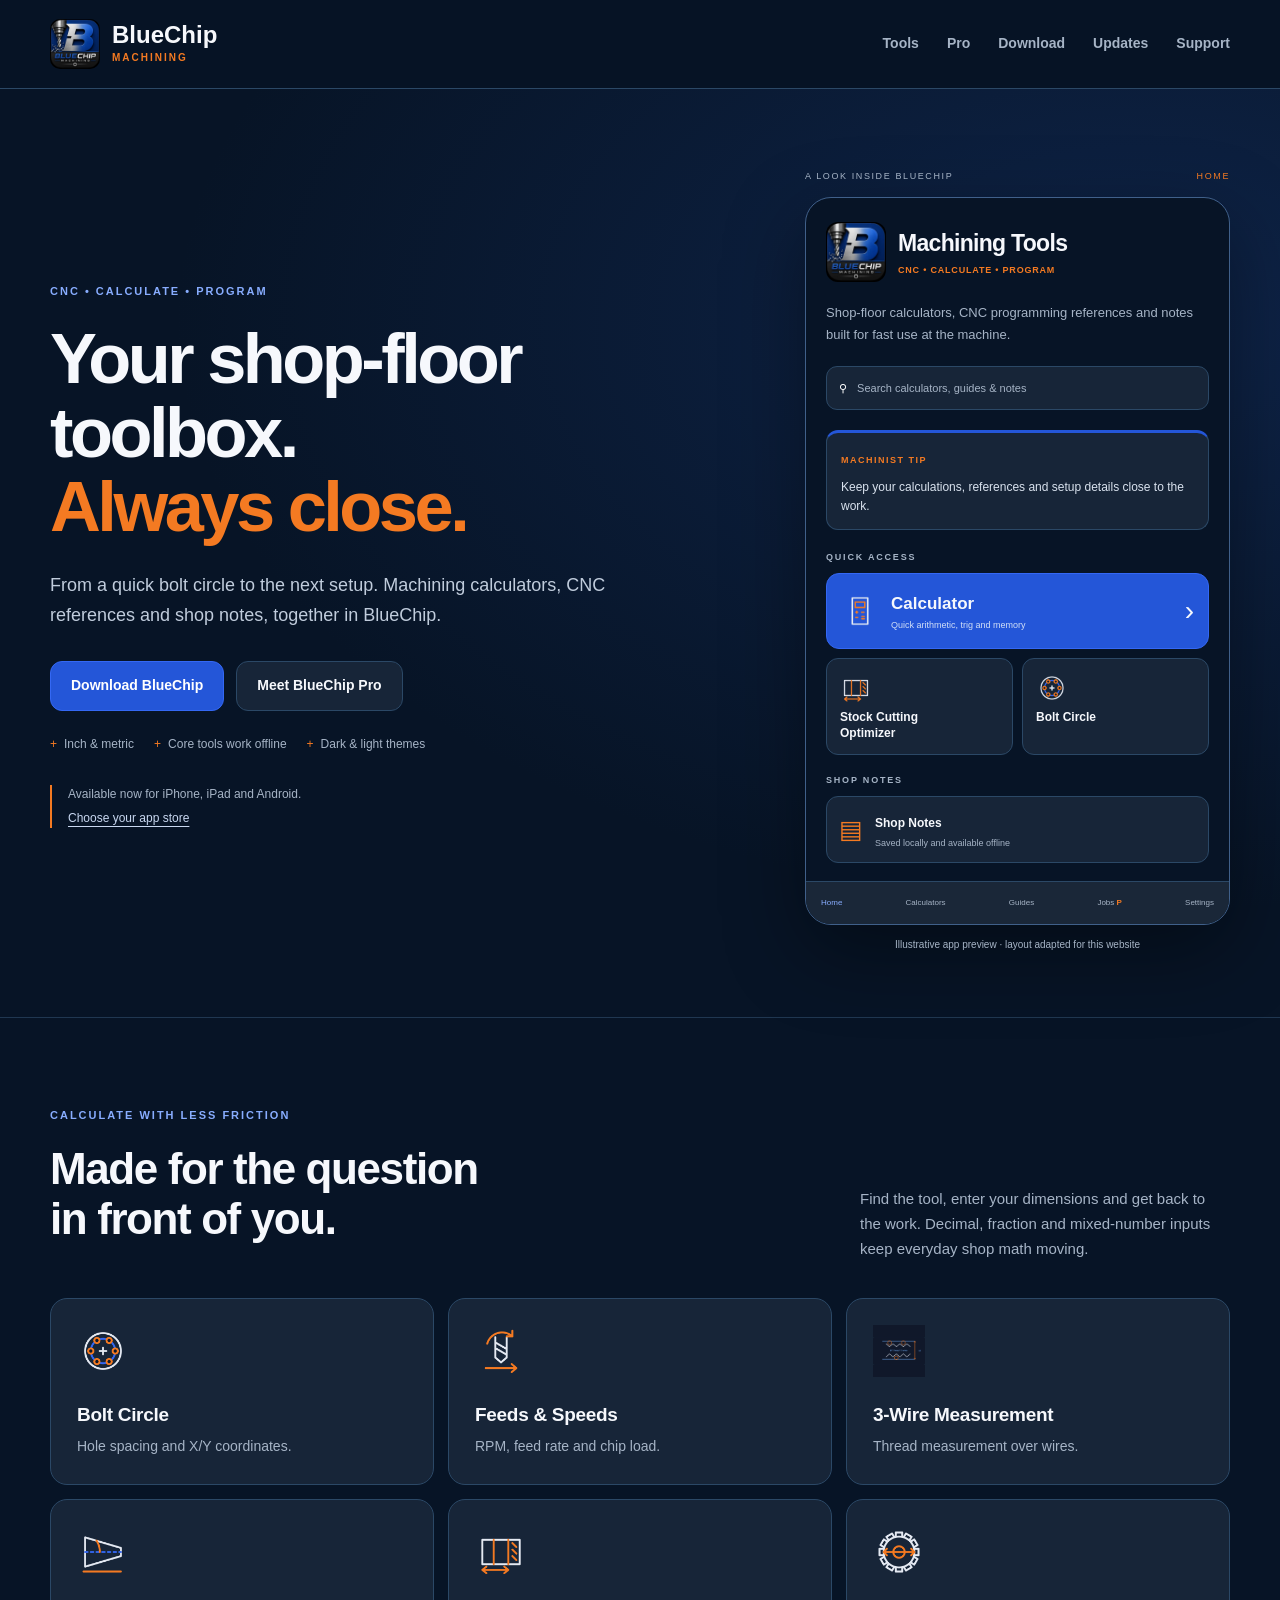
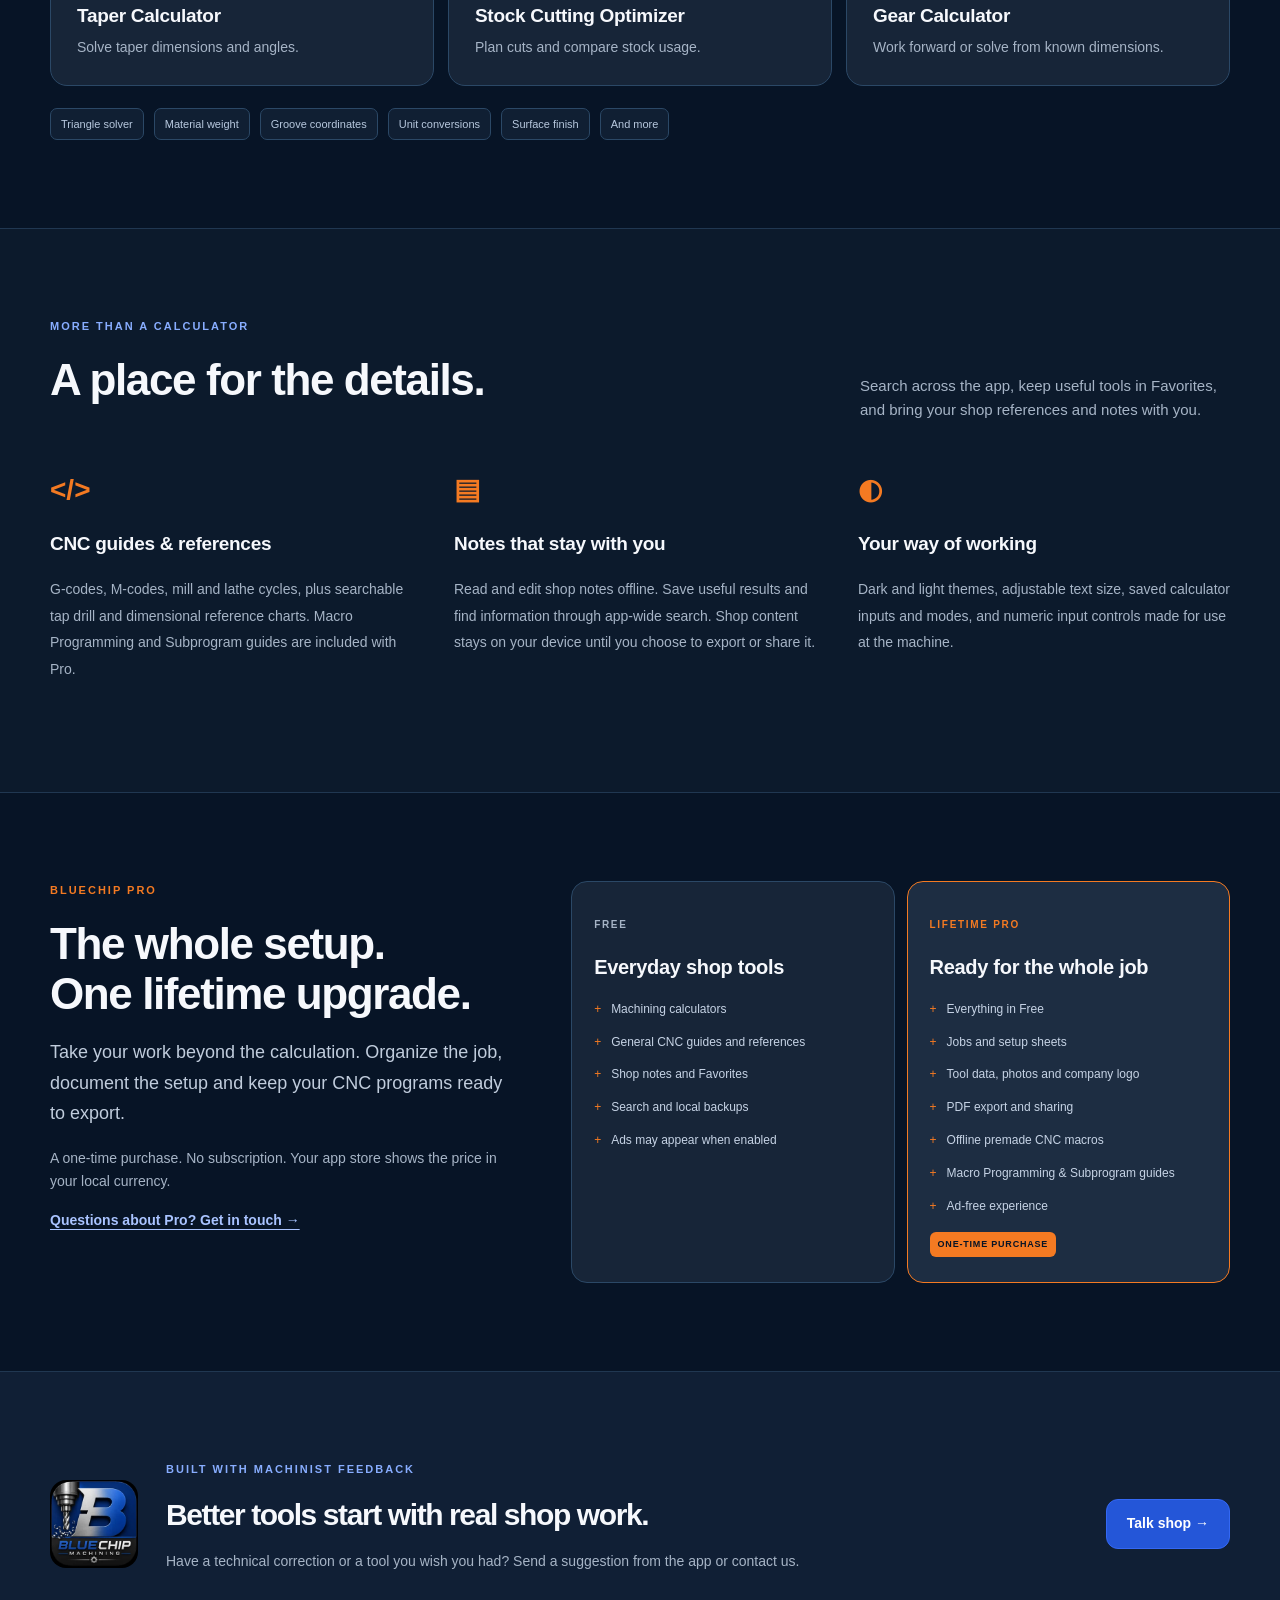
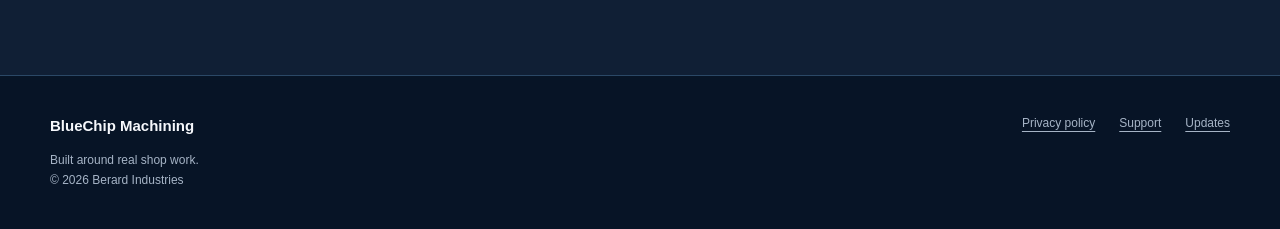
<file: index.html>
<!doctype html><html lang="en"><head><meta charset="utf-8"><meta name="viewport" content="width=device-width,initial-scale=1"><meta name="theme-color" content="#071426"><meta name="description" content="Machining calculators, CNC references, offline shop notes and lifetime Pro job/setup tools. Built for fast use at the machine."><meta property="og:title" content="Tools for the shop floor | BlueChip Machining"><meta property="og:description" content="Machining calculators, CNC references, offline shop notes and lifetime Pro job/setup tools. Built for fast use at the machine."><meta property="og:image" content="assets/bluechip-current.webp"><title>Tools for the shop floor | BlueChip Machining</title><link rel="icon" href="assets/bluechip-icon.webp"><link rel="stylesheet" href="style.css"></head><body><a class="skip" href="#main">Skip to content</a><nav class="nav" aria-label="Main navigation"><div class="container nav-inner"><a class="brand" href="index.html"><img src="assets/bluechip-current.webp" alt=""><span><strong>BlueChip</strong><small>MACHINING</small></span></a><div class="nav-links"><a href="index.html#tools">Tools</a><a href="index.html#pro">Pro</a><a href="download.html">Download</a><a href="releases.html">Updates</a><a href="support.html">Support</a></div></div></nav>
<main id="main"><header class="hero"><div class="container hero-grid"><div class="hero-copy"><p class="eyebrow">CNC &bull; CALCULATE &bull; PROGRAM</p><h1>Your shop-floor<br>toolbox.<br><span>Always close.</span></h1><p class="lead">From a quick bolt circle to the next setup. Machining calculators, CNC references and shop notes, together in BlueChip.</p><div class="hero-actions"><a class="btn btn-primary" href="download.html">Download BlueChip</a><a class="btn btn-secondary" href="#pro">Meet BlueChip Pro</a></div><div class="hero-meta"><span>Inch &amp; metric</span><span>Core tools work offline</span><span>Dark &amp; light themes</span></div><p class="availability">Available now for iPhone, iPad and Android.<br><a href="download.html">Choose your app store</a></p></div>
<div class="preview-wrap"><div class="preview-label">A LOOK INSIDE BLUECHIP <span>HOME</span></div><div class="phone" aria-label="Illustrative preview of the current BlueChip home layout"><div class="phone-brand"><img src="assets/bluechip-current.webp" alt=""><div><strong>Machining Tools</strong><small>CNC &bull; CALCULATE &bull; PROGRAM</small></div></div><p class="phone-intro">Shop-floor calculators, CNC programming references and notes built for fast use at the machine.</p><div class="mock-search"><span aria-hidden="true">&#9906;</span> Search calculators, guides &amp; notes</div><div class="tip"><small>MACHINIST TIP</small><p>Keep your calculations, references and setup details close to the work.</p></div><p class="mock-label">QUICK ACCESS</p><div class="mock-primary"><img src="assets/calculator.png" alt=""><div><strong>Calculator</strong><small>Quick arithmetic, trig and memory</small></div><span aria-hidden="true">&rsaquo;</span></div><div class="mock-grid"><div><img src="assets/stock-cut.png" alt=""><strong>Stock Cutting<br>Optimizer</strong></div><div><img src="assets/bolt-circle.png" alt=""><strong>Bolt Circle</strong></div></div><p class="mock-label">SHOP NOTES</p><div class="mock-note"><span aria-hidden="true">&#9636;</span><div><strong>Shop Notes</strong><small>Saved locally and available offline</small></div></div><div class="mock-nav"><span class="selected">Home</span><span>Calculators</span><span>Guides</span><span>Jobs <b>P</b></span><span>Settings</span></div></div><p class="preview-caption">Illustrative app preview &middot; layout adapted for this website</p></div></div></header>
<section id="tools" class="section"><div class="container"><div class="section-heading"><div><p class="eyebrow">CALCULATE WITH LESS FRICTION</p><h2>Made for the question<br>in front of you.</h2></div><p>Find the tool, enter your dimensions and get back to the work. Decimal, fraction and mixed-number inputs keep everyday shop math moving.</p></div><div class="tool-grid"><article class="tool-card"><img src="assets/bolt-circle.png" width="52" height="52" alt=""><h3>Bolt Circle</h3><p>Hole spacing and X/Y coordinates.</p></article><article class="tool-card"><img src="assets/feeds-speeds.png" width="52" height="52" alt=""><h3>Feeds & Speeds</h3><p>RPM, feed rate and chip load.</p></article><article class="tool-card"><img src="assets/three-wire.png" width="52" height="52" alt=""><h3>3-Wire Measurement</h3><p>Thread measurement over wires.</p></article><article class="tool-card"><img src="assets/taper.png" width="52" height="52" alt=""><h3>Taper Calculator</h3><p>Solve taper dimensions and angles.</p></article><article class="tool-card"><img src="assets/stock-cut.png" width="52" height="52" alt=""><h3>Stock Cutting Optimizer</h3><p>Plan cuts and compare stock usage.</p></article><article class="tool-card"><img src="assets/gear.png" width="52" height="52" alt=""><h3>Gear Calculator</h3><p>Work forward or solve from known dimensions.</p></article></div><div class="tool-strip"><span>Triangle solver</span><span>Material weight</span><span>Groove coordinates</span><span>Unit conversions</span><span>Surface finish</span><span>And more</span></div></div></section>
<section class="section tinted"><div class="container"><div class="section-heading"><div><p class="eyebrow">MORE THAN A CALCULATOR</p><h2>A place for the details.</h2></div><p>Search across the app, keep useful tools in Favorites, and bring your shop references and notes with you.</p></div><div class="detail-grid"><article class="detail"><span class="detail-symbol" aria-hidden="true">&lt;/&gt;</span><h3>CNC guides &amp; references</h3><p>G-codes, M-codes, mill and lathe cycles, plus searchable tap drill and dimensional reference charts. Macro Programming and Subprogram guides are included with Pro.</p></article><article class="detail"><span class="detail-symbol" aria-hidden="true">&#9636;</span><h3>Notes that stay with you</h3><p>Read and edit shop notes offline. Save useful results and find information through app-wide search. Shop content stays on your device until you choose to export or share it.</p></article><article class="detail"><span class="detail-symbol" aria-hidden="true">&#9680;</span><h3>Your way of working</h3><p>Dark and light themes, adjustable text size, saved calculator inputs and modes, and numeric input controls made for use at the machine.</p></article></div></div></section>
<section id="pro" class="section"><div class="container pro-layout"><div><p class="eyebrow orange">BLUECHIP PRO</p><h2>The whole setup.<br>One lifetime upgrade.</h2><p class="lead">Take your work beyond the calculation. Organize the job, document the setup and keep your CNC programs ready to export.</p><p class="muted">A one-time purchase. No subscription. Your app store shows the price in your local currency.</p><a class="text-link" href="support.html">Questions about Pro? Get in touch &rarr;</a></div><div class="plan-grid"><article class="plan"><p class="plan-name">FREE</p><h3>Everyday shop tools</h3><ul><li>Machining calculators</li><li>General CNC guides and references</li><li>Shop notes and Favorites</li><li>Search and local backups</li><li>Ads may appear when enabled</li></ul></article><article class="plan pro-plan"><p class="plan-name">LIFETIME PRO</p><h3>Ready for the whole job</h3><ul><li>Everything in Free</li><li>Jobs and setup sheets</li><li>Tool data, photos and company logo</li><li>PDF export and sharing</li><li>Offline premade CNC macros</li><li>Macro Programming &amp; Subprogram guides</li><li>Ad-free experience</li></ul><span class="badge">ONE-TIME PURCHASE</span></article></div></div></section>
<section class="section closing"><div class="container closing-inner"><img src="assets/bluechip-current.webp" alt="" width="88" height="88"><div><p class="eyebrow">BUILT WITH MACHINIST FEEDBACK</p><h2>Better tools start with real shop work.</h2><p>Have a technical correction or a tool you wish you had? Send a suggestion from the app or contact us.</p></div><a class="btn btn-primary" href="support.html">Talk shop &rarr;</a></div></section></main><footer class="footer"><div class="container footer-inner"><div><strong>BlueChip Machining</strong><p>Built around real shop work.<br>&copy; 2026 Berard Industries</p></div><div class="footer-links"><a href="privacy.html">Privacy policy</a><a href="support.html">Support</a><a href="releases.html">Updates</a></div></div></footer></body></html>
</file>
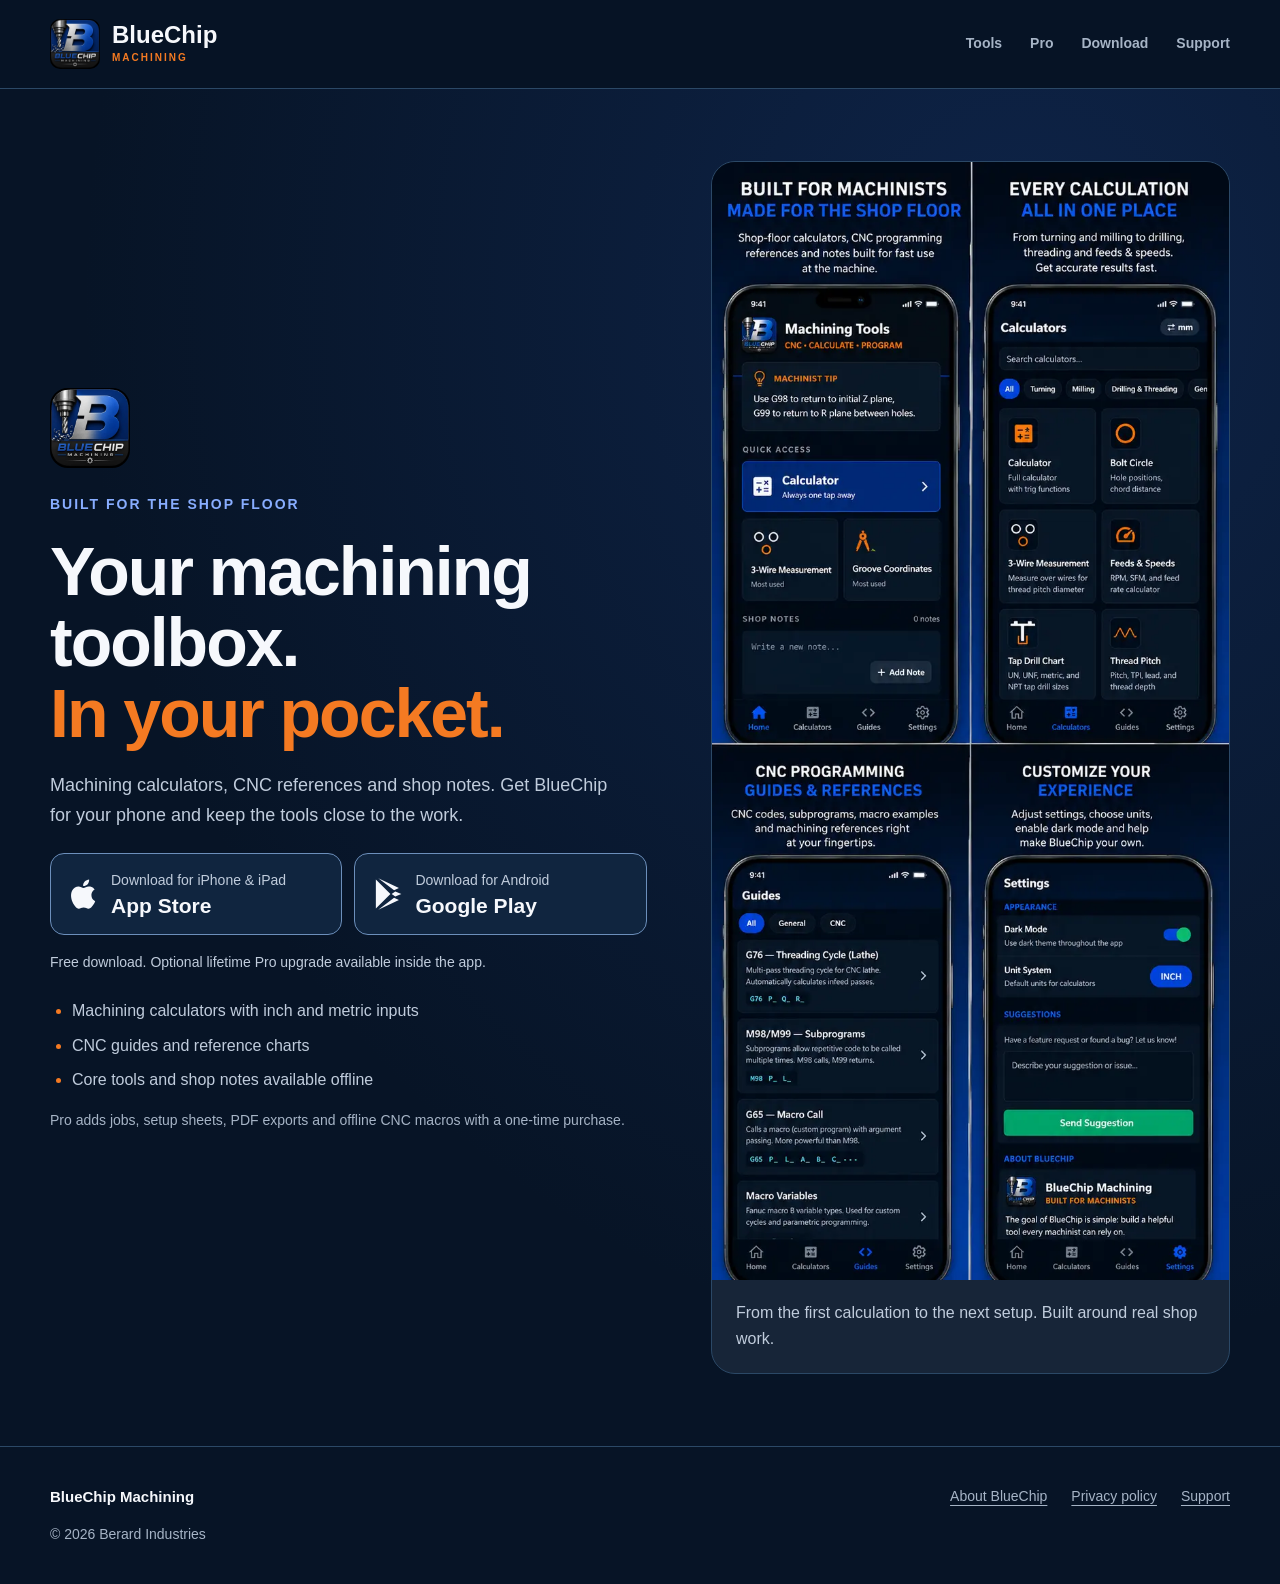
<file: download.html>
<!doctype html>
<html lang="en">
<head>
  <meta charset="utf-8">
  <meta name="viewport" content="width=device-width, initial-scale=1">
  <meta name="theme-color" content="#071426">
  <title>Download BlueChip Machining for iPhone and Android</title>
  <meta name="description" content="Get BlueChip Machining on the App Store or Google Play. Machining calculators, CNC references and shop notes in your pocket. Free download with an optional lifetime Pro upgrade.">
  <link rel="canonical" href="https://jarredeberard-png.github.io/bluechip-machining/download.html">
  <meta property="og:type" content="website">
  <meta property="og:title" content="Download BlueChip Machining">
  <meta property="og:description" content="Your shop-floor toolbox. Download for iPhone, iPad or Android.">
  <meta property="og:url" content="https://jarredeberard-png.github.io/bluechip-machining/download.html">
  <meta property="og:image" content="https://jarredeberard-png.github.io/bluechip-machining/assets/bluechip-banner.webp">
  <link rel="icon" href="assets/bluechip-icon.webp">
  <link rel="stylesheet" href="style.css">
  <style>
    .download-page { min-height: 100vh; display: flex; flex-direction: column; }
    .download-main { flex: 1; padding: clamp(28px, 6vw, 72px) 0; background: radial-gradient(ellipse at 80% 15%, #15336a80, transparent 65%); }
    .download-layout { display: grid; grid-template-columns: 1.15fr 1fr; gap: 64px; align-items: center; }
    .download-icon { width: 80px; height: 80px; border-radius: 18px; }
    .download-main h1 { font-size: clamp(38px, 5.5vw, 68px); letter-spacing: -2px; margin: 20px 0; }
    .download-main .eyebrow { font-size: 14px; margin: 16px 0 0; }
    .download-main .lead { margin: 0 0 22px; }
    .store-links { display: grid; grid-template-columns: repeat(2, minmax(0, 1fr)); gap: 12px; }
    .store-link { display: flex; gap: 12px; align-items: center; min-height: 82px; border: 1px solid #6c8fbb; border-radius: 14px; padding: 14px 18px; background: #10253f; text-decoration: none; }
    .store-link:hover { background: #1a3658; border-color: var(--orange); }
    .store-link svg { width: 30px; height: 34px; flex-shrink: 0; fill: currentColor; }
    .store-link small { display: block; font-size: 14px; color: #c0ccdc; }
    .store-link strong { display: block; font-size: 21px; line-height: 1.3; }
    .download-note { font-size: 14px; color: #c0ccdc; margin: 16px 0 24px; }
    .download-features { display: grid; gap: 8px; padding-left: 22px; color: #c0ccdc; }
    .download-features li::marker { color: var(--orange); }
    .download-art { border: 1px solid var(--line); border-radius: 24px; overflow: hidden; background: var(--panel); }
    .download-art img { display: block; width: 100%; height: auto; }
    .download-art figcaption { padding: 20px 24px; color: #c0ccdc; font-size: 16px; }
    .download-art { margin: 0; }
    .download-page .nav-links a, .download-page .footer { font-size: 14px; }
    @media (max-width: 850px) { .download-layout { grid-template-columns: minmax(0, 1fr); gap: 32px; } .download-art { max-width: 560px; } }
    @media (max-width: 420px) { .store-links { grid-template-columns: minmax(0, 1fr); } .store-link { min-height: 72px; } .download-icon { width: 64px; height: 64px; } }
  </style>
</head>
<body class="download-page">
  <a class="skip" href="#main">Skip to content</a>
  <nav class="nav" aria-label="Main navigation"><div class="container nav-inner">
    <a class="brand" href="index.html"><img src="assets/bluechip-current.webp" alt=""><span><strong>BlueChip</strong><small>MACHINING</small></span></a>
    <div class="nav-links"><a href="index.html#tools">Tools</a><a href="index.html#pro">Pro</a><a href="download.html" aria-current="page">Download</a><a href="support.html">Support</a></div>
  </div></nav>
  <main id="main" class="download-main"><div class="container download-layout">
    <div>
      <img class="download-icon" src="assets/bluechip-current.webp" alt="BlueChip Machining" width="80" height="80">
      <p class="eyebrow">BUILT FOR THE SHOP FLOOR</p>
      <h1>Your machining toolbox.<br><span>In your pocket.</span></h1>
      <p class="lead">Machining calculators, CNC references and shop notes. Get BlueChip for your phone and keep the tools close to the work.</p>
      <div class="store-links" aria-label="Download BlueChip">
        <a class="store-link" href="https://apps.apple.com/app/id6801890610" aria-label="Download BlueChip Machining on the App Store for iPhone and iPad">
          <svg viewBox="0 0 24 28" aria-hidden="true"><path d="M18.1 14.9c0-3.1 2.5-4.6 2.6-4.7-1.4-2.1-3.6-2.3-4.4-2.3-1.9-.2-3.7 1.1-4.7 1.1-1 0-2.5-1.1-4.1-1.1-2.1 0-4 1.2-5.1 3-2.2 3.7-.6 9.2 1.5 12.2 1 1.5 2.2 3.1 3.8 3 1.5-.1 2.1-1 4-1s2.4 1 4.1 1c1.7 0 2.7-1.5 3.7-3 .9-1.2 1.5-2.6 1.7-3.2-.1 0-3.1-1.2-3.1-5zM15 5.9c.8-1 1.4-2.4 1.2-3.9-1.2.1-2.7.8-3.6 1.8-.8.9-1.5 2.3-1.3 3.7 1.4.1 2.8-.7 3.7-1.6z"/></svg>
          <span><small>Download for iPhone &amp; iPad</small><strong>App Store</strong></span>
        </a>
        <a class="store-link" href="https://play.google.com/store/apps/details?id=com.berard.bluechip" aria-label="Get BlueChip on Google Play for Android">
          <svg viewBox="0 0 24 28" aria-hidden="true"><path d="M2 2v24l12-12L2 2zm2-1 13 10 4-2L4 1zm13 16L4 27l17-8-4-2zm1-5-3 2 3 2 5-2-5-2z"/></svg>
          <span><small>Download for Android</small><strong>Google Play</strong></span>
        </a>
      </div>
      <p class="download-note">Free download. Optional lifetime Pro upgrade available inside the app.</p>
      <ul class="download-features"><li>Machining calculators with inch and metric inputs</li><li>CNC guides and reference charts</li><li>Core tools and shop notes available offline</li></ul>
      <p class="muted">Pro adds jobs, setup sheets, PDF exports and offline CNC macros with a one-time purchase.</p>
    </div>
    <figure class="download-art"><img src="assets/app-showcase.webp" alt="BlueChip machining tools and app screens" loading="lazy"><figcaption>From the first calculation to the next setup. Built around real shop work.</figcaption></figure>
  </div></main>
  <footer class="footer"><div class="container footer-inner"><div><strong>BlueChip Machining</strong><p>&copy; 2026 Berard Industries</p></div><div class="footer-links"><a href="index.html">About BlueChip</a><a href="privacy.html">Privacy policy</a><a href="support.html">Support</a></div></div></footer>
</body>
</html>
</file>
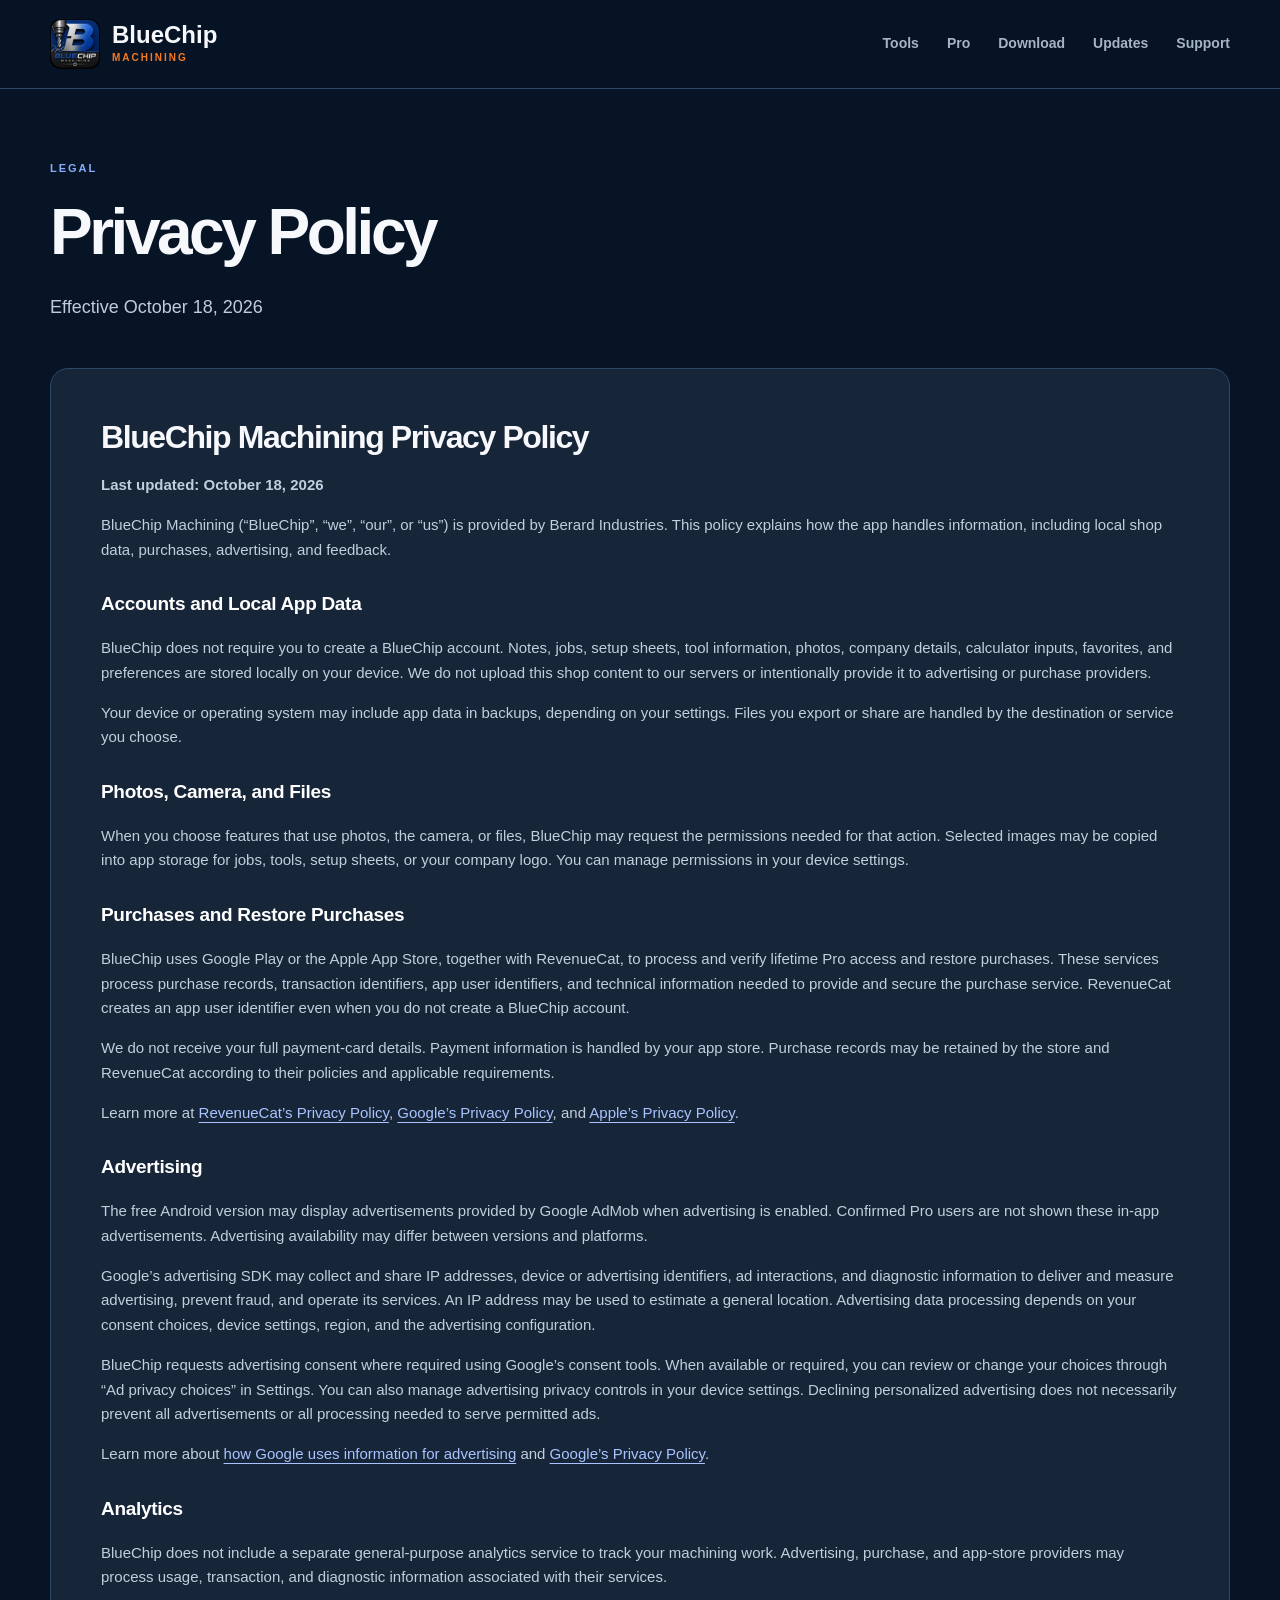
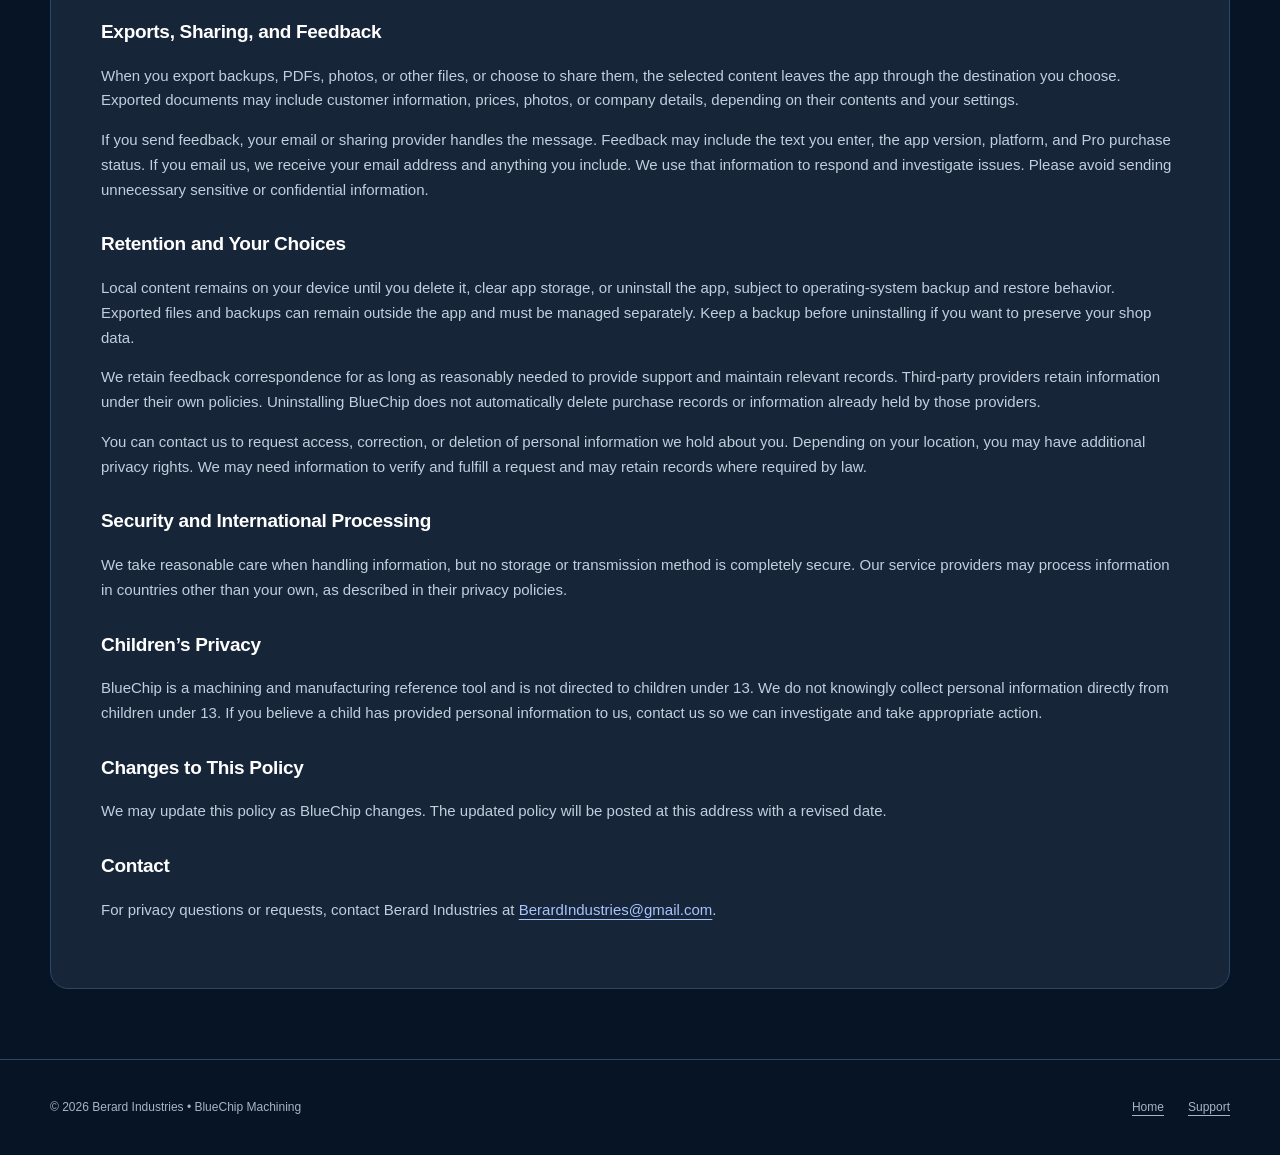
<file: privacy.html>
<!doctype html>
<html lang="en"><head><meta charset="utf-8"><meta name="viewport" content="width=device-width,initial-scale=1"><meta name="theme-color" content="#050a12"><title>Privacy Policy | BlueChip Machining</title><link rel="icon" href="assets/bluechip-icon.webp"><link rel="stylesheet" href="style.css"></head>
<body>
<nav class="nav" aria-label="Main navigation"><div class="container nav-inner"><a class="brand" href="index.html"><img src="assets/bluechip-current.webp" alt=""><span><strong>BlueChip</strong><small>MACHINING</small></span></a><div class="nav-links"><a href="index.html#tools">Tools</a><a href="index.html#pro">Pro</a><a href="download.html">Download</a><a href="releases.html">Updates</a><a href="support.html">Support</a></div></div></nav>
<header class="page-header"><div class="container"><div class="eyebrow">LEGAL</div><h1>Privacy Policy</h1><p class="lead">Effective October 18, 2026</p></div></header>
<main id="main" class="container"><article class="paper">
<h2>BlueChip Machining Privacy Policy</h2>
<p><strong>Last updated: October 18, 2026</strong></p>
<p>BlueChip Machining (“BlueChip”, “we”, “our”, or “us”) is provided by Berard Industries. This policy explains how the app handles information, including local shop data, purchases, advertising, and feedback.</p>

<h3>Accounts and Local App Data</h3>
<p>BlueChip does not require you to create a BlueChip account. Notes, jobs, setup sheets, tool information, photos, company details, calculator inputs, favorites, and preferences are stored locally on your device. We do not upload this shop content to our servers or intentionally provide it to advertising or purchase providers.</p>
<p>Your device or operating system may include app data in backups, depending on your settings. Files you export or share are handled by the destination or service you choose.</p>

<h3>Photos, Camera, and Files</h3>
<p>When you choose features that use photos, the camera, or files, BlueChip may request the permissions needed for that action. Selected images may be copied into app storage for jobs, tools, setup sheets, or your company logo. You can manage permissions in your device settings.</p>

<h3>Purchases and Restore Purchases</h3>
<p>BlueChip uses Google Play or the Apple App Store, together with RevenueCat, to process and verify lifetime Pro access and restore purchases. These services process purchase records, transaction identifiers, app user identifiers, and technical information needed to provide and secure the purchase service. RevenueCat creates an app user identifier even when you do not create a BlueChip account.</p>
<p>We do not receive your full payment-card details. Payment information is handled by your app store. Purchase records may be retained by the store and RevenueCat according to their policies and applicable requirements.</p>
<p>Learn more at <a href="https://www.revenuecat.com/privacy-policy">RevenueCat’s Privacy Policy</a>, <a href="https://policies.google.com/privacy">Google’s Privacy Policy</a>, and <a href="https://www.apple.com/legal/privacy/">Apple’s Privacy Policy</a>.</p>

<h3>Advertising</h3>
<p>The free Android version may display advertisements provided by Google AdMob when advertising is enabled. Confirmed Pro users are not shown these in-app advertisements. Advertising availability may differ between versions and platforms.</p>
<p>Google’s advertising SDK may collect and share IP addresses, device or advertising identifiers, ad interactions, and diagnostic information to deliver and measure advertising, prevent fraud, and operate its services. An IP address may be used to estimate a general location. Advertising data processing depends on your consent choices, device settings, region, and the advertising configuration.</p>
<p>BlueChip requests advertising consent where required using Google’s consent tools. When available or required, you can review or change your choices through “Ad privacy choices” in Settings. You can also manage advertising privacy controls in your device settings. Declining personalized advertising does not necessarily prevent all advertisements or all processing needed to serve permitted ads.</p>
<p>Learn more about <a href="https://policies.google.com/technologies/ads">how Google uses information for advertising</a> and <a href="https://policies.google.com/privacy">Google’s Privacy Policy</a>.</p>

<h3>Analytics</h3>
<p>BlueChip does not include a separate general-purpose analytics service to track your machining work. Advertising, purchase, and app-store providers may process usage, transaction, and diagnostic information associated with their services.</p>

<h3>Exports, Sharing, and Feedback</h3>
<p>When you export backups, PDFs, photos, or other files, or choose to share them, the selected content leaves the app through the destination you choose. Exported documents may include customer information, prices, photos, or company details, depending on their contents and your settings.</p>
<p>If you send feedback, your email or sharing provider handles the message. Feedback may include the text you enter, the app version, platform, and Pro purchase status. If you email us, we receive your email address and anything you include. We use that information to respond and investigate issues. Please avoid sending unnecessary sensitive or confidential information.</p>

<h3>Retention and Your Choices</h3>
<p>Local content remains on your device until you delete it, clear app storage, or uninstall the app, subject to operating-system backup and restore behavior. Exported files and backups can remain outside the app and must be managed separately. Keep a backup before uninstalling if you want to preserve your shop data.</p>
<p>We retain feedback correspondence for as long as reasonably needed to provide support and maintain relevant records. Third-party providers retain information under their own policies. Uninstalling BlueChip does not automatically delete purchase records or information already held by those providers.</p>
<p>You can contact us to request access, correction, or deletion of personal information we hold about you. Depending on your location, you may have additional privacy rights. We may need information to verify and fulfill a request and may retain records where required by law.</p>

<h3>Security and International Processing</h3>
<p>We take reasonable care when handling information, but no storage or transmission method is completely secure. Our service providers may process information in countries other than your own, as described in their privacy policies.</p>

<h3>Children’s Privacy</h3>
<p>BlueChip is a machining and manufacturing reference tool and is not directed to children under 13. We do not knowingly collect personal information directly from children under 13. If you believe a child has provided personal information to us, contact us so we can investigate and take appropriate action.</p>

<h3>Changes to This Policy</h3>
<p>We may update this policy as BlueChip changes. The updated policy will be posted at this address with a revised date.</p>

<h3>Contact</h3>
<p>For privacy questions or requests, contact Berard Industries at <a href="mailto:BerardIndustries@gmail.com">BerardIndustries@gmail.com</a>.</p>
</article></main>
<footer class="footer"><div class="container footer-inner"><div>© 2026 Berard Industries • BlueChip Machining</div><div class="footer-links"><a href="index.html">Home</a><a href="support.html">Support</a></div></div></footer>
</body></html>
</file>
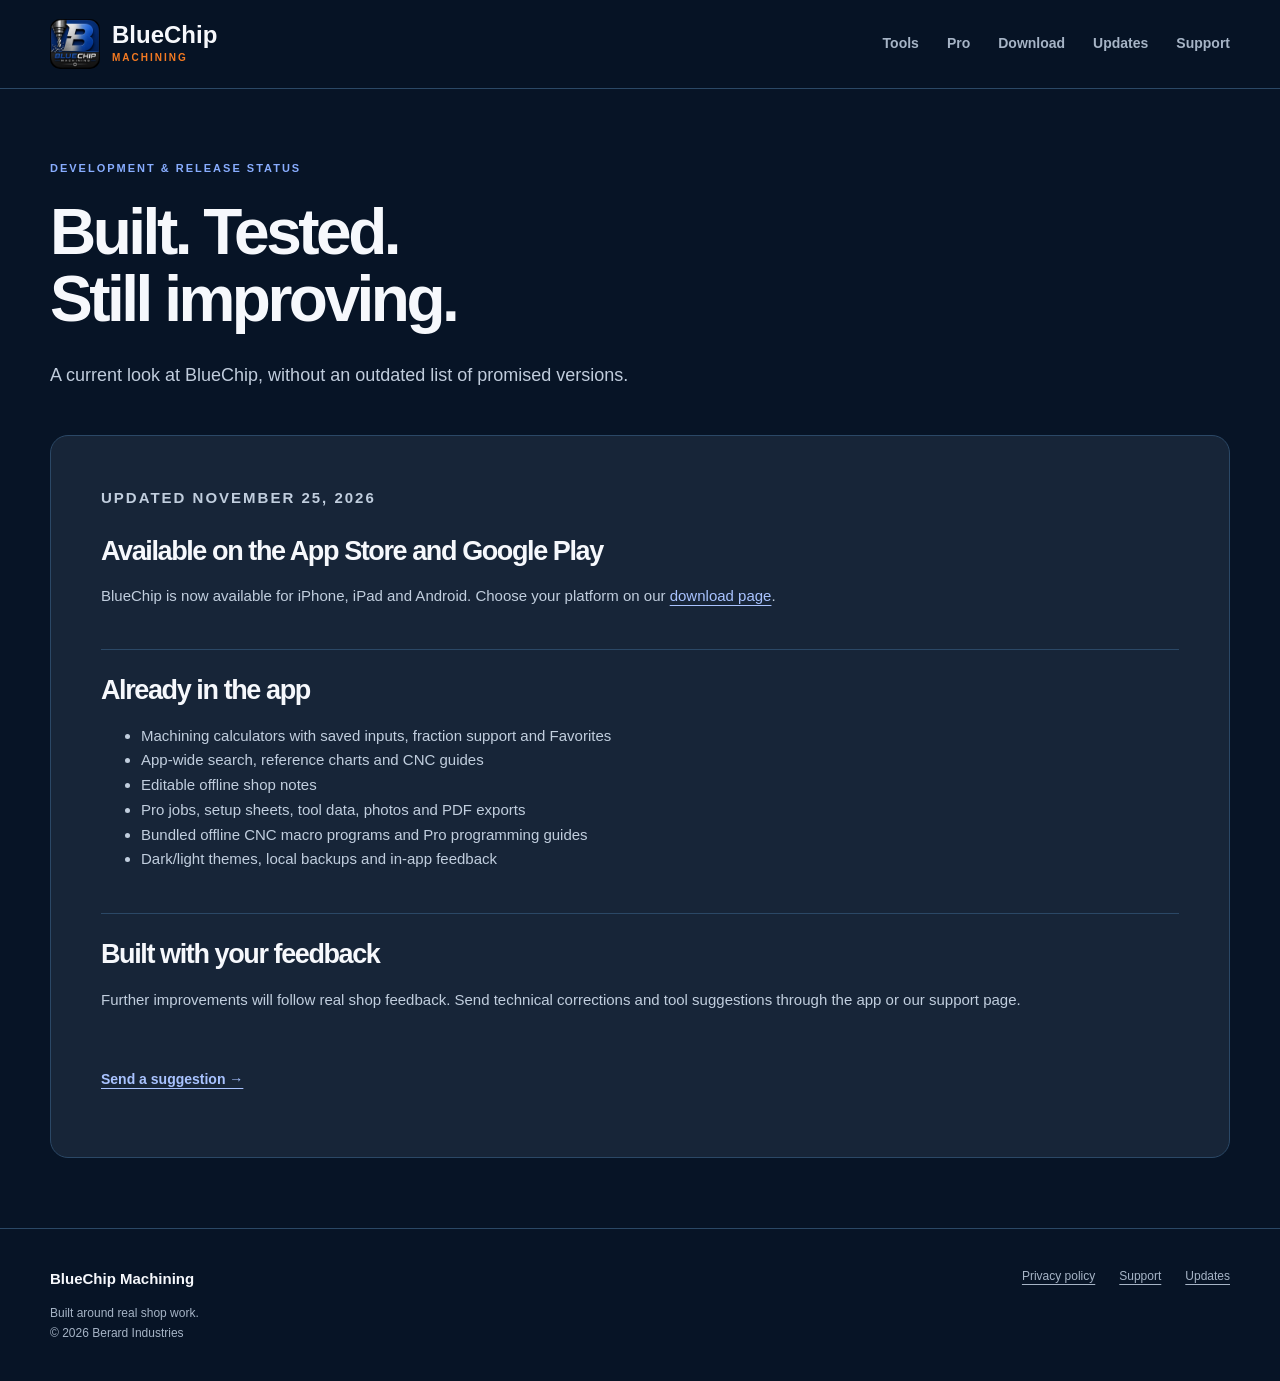
<file: releases.html>
<!doctype html><html lang="en"><head><meta charset="utf-8"><meta name="viewport" content="width=device-width,initial-scale=1"><meta name="theme-color" content="#071426"><meta name="description" content="Current BlueChip features, testing milestones and public release status."><meta property="og:title" content="Updates | BlueChip Machining"><meta property="og:description" content="Current BlueChip features, testing milestones and public release status."><meta property="og:image" content="assets/bluechip-current.webp"><title>Updates | BlueChip Machining</title><link rel="icon" href="assets/bluechip-icon.webp"><link rel="stylesheet" href="style.css"></head><body><a class="skip" href="#main">Skip to content</a><nav class="nav" aria-label="Main navigation"><div class="container nav-inner"><a class="brand" href="index.html"><img src="assets/bluechip-current.webp" alt=""><span><strong>BlueChip</strong><small>MACHINING</small></span></a><div class="nav-links"><a href="index.html#tools">Tools</a><a href="index.html#pro">Pro</a><a href="download.html">Download</a><a href="releases.html">Updates</a><a href="support.html">Support</a></div></div></nav><header class="page-header container"><p class="eyebrow">DEVELOPMENT &amp; RELEASE STATUS</p><h1>Built. Tested.<br>Still improving.</h1><p class="lead">A current look at BlueChip, without an outdated list of promised versions.</p></header><main id="main" class="container"><article class="paper"><p class="eyebrow">UPDATED NOVEMBER 25, 2026</p><div class="release"><h2>Available on the App Store and Google Play</h2><p>BlueChip is now available for iPhone, iPad and Android. Choose your platform on our <a href="download.html">download page</a>.</p></div><div class="release"><h2>Already in the app</h2><ul><li>Machining calculators with saved inputs, fraction support and Favorites</li><li>App-wide search, reference charts and CNC guides</li><li>Editable offline shop notes</li><li>Pro jobs, setup sheets, tool data, photos and PDF exports</li><li>Bundled offline CNC macro programs and Pro programming guides</li><li>Dark/light themes, local backups and in-app feedback</li></ul></div><div class="release"><h2>Built with your feedback</h2><p>Further improvements will follow real shop feedback. Send technical corrections and tool suggestions through the app or our support page.</p></div><p><a class="text-link" href="support.html">Send a suggestion &rarr;</a></p></article></main><footer class="footer"><div class="container footer-inner"><div><strong>BlueChip Machining</strong><p>Built around real shop work.<br>&copy; 2026 Berard Industries</p></div><div class="footer-links"><a href="privacy.html">Privacy policy</a><a href="support.html">Support</a><a href="releases.html">Updates</a></div></div></footer></body></html>
</file>
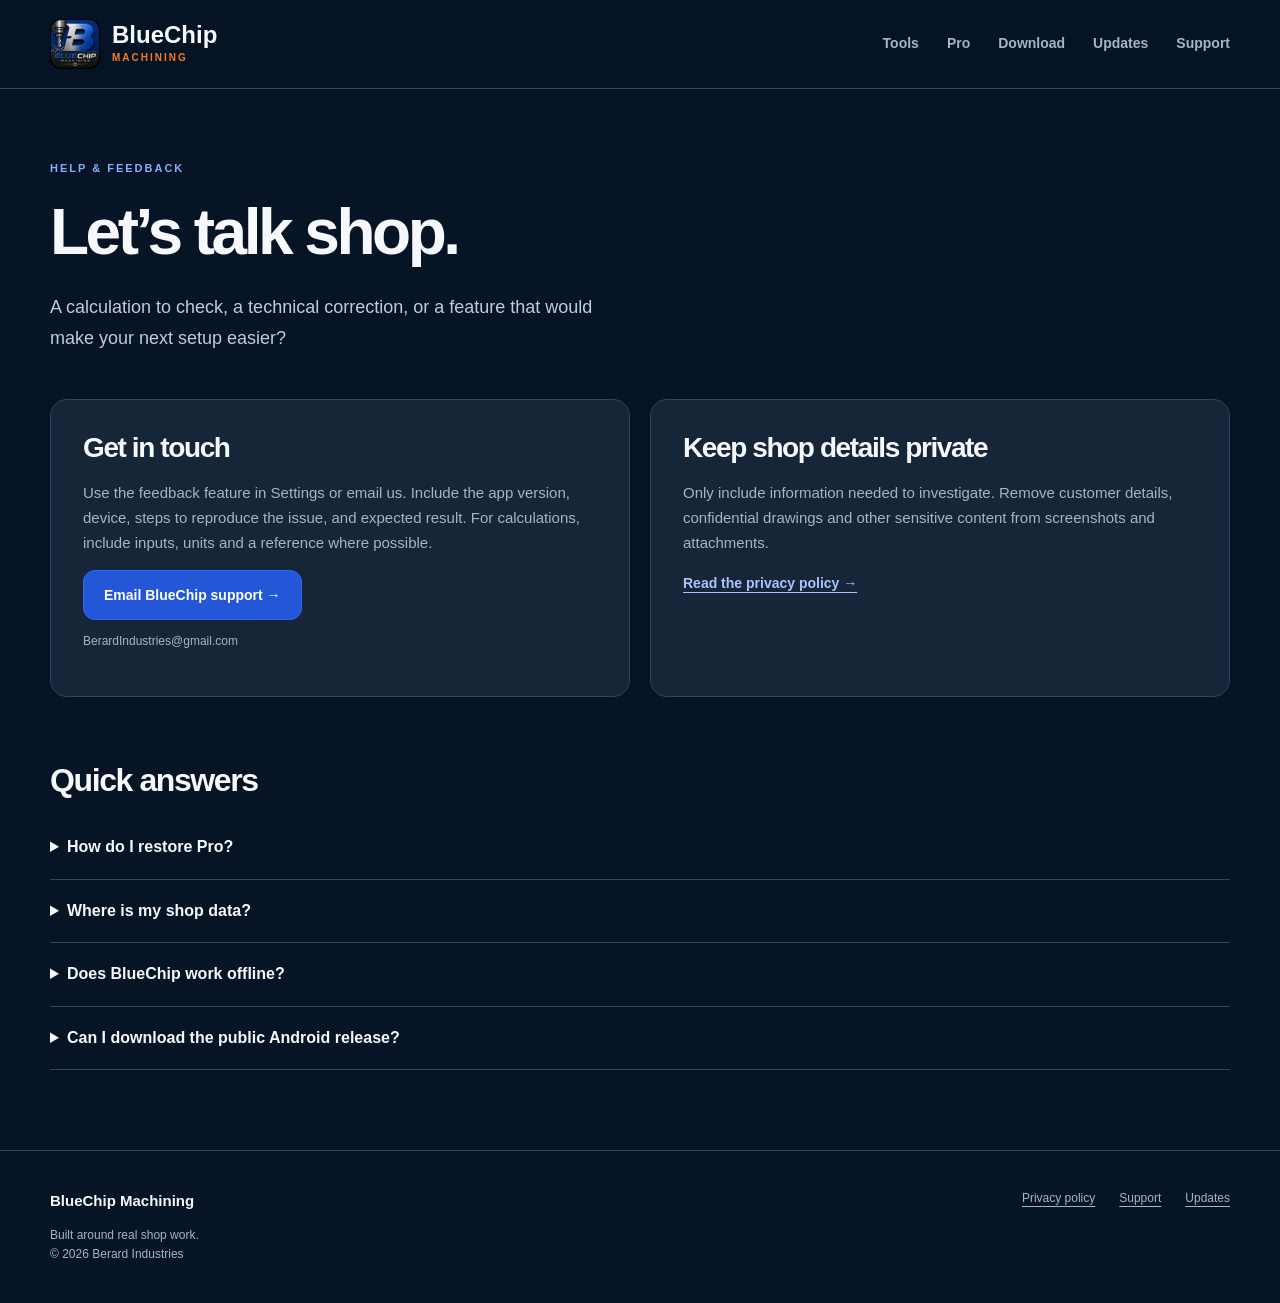
<file: support.html>
<!doctype html><html lang="en"><head><meta charset="utf-8"><meta name="viewport" content="width=device-width,initial-scale=1"><meta name="theme-color" content="#071426"><meta name="description" content="Get help with BlueChip, report a technical correction or ask about lifetime Pro."><meta property="og:title" content="Support | BlueChip Machining"><meta property="og:description" content="Get help with BlueChip, report a technical correction or ask about lifetime Pro."><meta property="og:image" content="assets/bluechip-current.webp"><title>Support | BlueChip Machining</title><link rel="icon" href="assets/bluechip-icon.webp"><link rel="stylesheet" href="style.css"></head><body><a class="skip" href="#main">Skip to content</a><nav class="nav" aria-label="Main navigation"><div class="container nav-inner"><a class="brand" href="index.html"><img src="assets/bluechip-current.webp" alt=""><span><strong>BlueChip</strong><small>MACHINING</small></span></a><div class="nav-links"><a href="index.html#tools">Tools</a><a href="index.html#pro">Pro</a><a href="download.html">Download</a><a href="releases.html">Updates</a><a href="support.html">Support</a></div></div></nav><header class="page-header container"><p class="eyebrow">HELP &amp; FEEDBACK</p><h1>Let’s talk shop.</h1><p class="lead">A calculation to check, a technical correction, or a feature that would make your next setup easier?</p></header><main id="main" class="container"><div class="story-grid"><article class="story"><h2>Get in touch</h2><p>Use the feedback feature in Settings or email us. Include the app version, device, steps to reproduce the issue, and expected result. For calculations, include inputs, units and a reference where possible.</p><a class="btn btn-primary email-link" href="mailto:BerardIndustries@gmail.com?subject=BlueChip%20Machining%20Support">Email BlueChip support &rarr;</a><p class="small">BerardIndustries@gmail.com</p></article><article class="story"><h2>Keep shop details private</h2><p>Only include information needed to investigate. Remove customer details, confidential drawings and other sensitive content from screenshots and attachments.</p><a class="text-link" href="privacy.html">Read the privacy policy &rarr;</a></article></div><section class="faq"><h2>Quick answers</h2><details><summary>How do I restore Pro?</summary><p>Use Restore Purchases in the app with the same store account used for the original lifetime purchase. If access is not restored, contact support with your app version and the store used. Never send passwords or full payment-card details.</p></details><details><summary>Where is my shop data?</summary><p>Jobs, notes, photos, tools and settings are kept locally on your device. Use Settings to export a full backup before uninstalling or moving devices. Exported files remain wherever you save or share them.</p></details><details><summary>Does BlueChip work offline?</summary><p>Core calculators, bundled references, notes and bundled macro content work offline. Purchases, restoring access, advertising and sending email require the relevant online services.</p></details><details><summary>Can I download the public Android release?</summary><p>Google Play production access is currently under review. Check the <a href="releases.html">updates page</a> for release status.</p></details></section></main><footer class="footer"><div class="container footer-inner"><div><strong>BlueChip Machining</strong><p>Built around real shop work.<br>&copy; 2026 Berard Industries</p></div><div class="footer-links"><a href="privacy.html">Privacy policy</a><a href="support.html">Support</a><a href="releases.html">Updates</a></div></div></footer></body></html>
</file>
<file: style.css>
:root{--bg:#071426;--panel:#172538;--panel2:#1d2d42;--line:#2b4866;--blue:#2456d8;--orange:#f47a22;--text:#f6f8fc;--muted:#a6b4c6;--blue2:#88adff;color-scheme:dark}*{box-sizing:border-box}html{scroll-behavior:smooth;scroll-padding-top:100px}body{margin:0;background:var(--bg);color:var(--text);font-family:Segoe UI,Arial,sans-serif;line-height:1.65}a{color:inherit;text-underline-offset:4px}img{max-width:100%}.container{width:min(1180px,calc(100% - 48px));margin-inline:auto}.skip{position:fixed;top:-80px;left:20px;background:white;color:#071426;padding:12px;z-index:100}.skip:focus{top:12px}:focus-visible{outline:3px solid var(--orange);outline-offset:5px}.nav{position:sticky;top:0;z-index:30;background:#071426f5;border-bottom:1px solid var(--line)}.nav-inner{display:flex;justify-content:space-between;align-items:center;gap:24px;min-height:88px}.brand{display:flex;align-items:center;gap:12px;text-decoration:none}.brand img{width:50px;height:50px;object-fit:contain;border-radius:10px}.brand strong{display:block;font-size:24px;line-height:1.2}.brand small{display:block;color:var(--orange);font-size:10px;font-weight:800;letter-spacing:2px}.nav-links{display:flex;gap:28px}.nav-links a{font-size:14px;color:var(--muted);font-weight:700;text-decoration:none}.nav-links a:hover{color:white}.hero{padding:80px 0 64px;background:radial-gradient(ellipse at 90% 25%,#15336a80,transparent 60%)}.hero-grid{display:grid;grid-template-columns:1.12fr 1fr;gap:90px;align-items:center}.eyebrow{color:var(--blue2);font-size:11px;letter-spacing:2px;font-weight:850;margin:0 0 20px}.orange{color:var(--orange)}h1{font-size:clamp(48px,5.5vw,76px);line-height:1.05;letter-spacing:-3.5px;margin:22px 0 26px;font-weight:850}h1 span{color:var(--orange)}.lead{font-size:18px;color:#c0ccdc;max-width:580px;line-height:1.7}.hero-actions{display:flex;flex-wrap:wrap;gap:12px;margin:30px 0 24px}.btn{display:inline-flex;align-items:center;justify-content:center;gap:14px;min-height:50px;padding:12px 20px;border-radius:12px;font-weight:750;text-decoration:none;border:1px solid transparent;font-size:14px}.btn-primary{background:var(--blue);border-color:#3468f4;color:white}.btn-primary:hover{background:#3468f4}.btn-secondary{background:var(--panel);border-color:var(--line)}.hero-meta{display:flex;flex-wrap:wrap;gap:8px 20px;font-size:12px;color:var(--muted)}.hero-meta span:before{content:'+';color:var(--orange);margin-right:7px}.availability{font-size:12px;color:var(--muted);margin-top:30px;padding-left:16px;border-left:2px solid var(--orange)}.availability a{display:inline-block;margin-top:4px;color:#c9d8f1}.preview-wrap{max-width:425px;width:100%;justify-self:end}.preview-label{display:flex;justify-content:space-between;font-size:9px;letter-spacing:1.6px;color:var(--muted);margin-bottom:13px}.preview-label span{color:var(--orange)}.phone{background:#071426;border:1px solid #40608a;border-radius:26px;padding:24px 20px 0;box-shadow:0 26px 80px #0006;overflow:hidden}.phone-brand{display:flex;align-items:center;gap:12px}.phone-brand img{width:60px;height:60px;border-radius:12px}.phone-brand strong{font-size:23px;letter-spacing:-.7px}.phone-brand small{display:block;color:var(--orange);font-size:9px;letter-spacing:.8px;font-weight:800}.phone-intro{font-size:13px;line-height:1.7;color:var(--muted);margin:20px 0}.mock-search{border:1px solid var(--line);background:var(--panel);border-radius:11px;padding:12px;font-size:11px;color:var(--muted)}.mock-search span{margin-right:7px;color:#fff}.tip{margin:20px 0;border:1px solid var(--line);border-top:3px solid var(--blue);padding:12px 14px;background:var(--panel);border-radius:12px}.tip small{font-weight:800;letter-spacing:1.5px;color:var(--orange);font-size:9px}.tip p{font-size:12px;margin:6px 0 0;color:#d9e2ee}.mock-label{color:var(--muted);font-size:9px;letter-spacing:1.8px;font-weight:800;margin:18px 0 8px}.mock-primary{background:var(--blue);border:1px solid #3468f4;border-radius:13px;display:flex;align-items:center;gap:12px;padding:14px}.mock-primary img{width:38px;height:38px;object-fit:contain}.mock-primary strong{font-size:17px}.mock-primary small,.mock-note small{display:block;font-size:9px;color:#d1dff7}.mock-primary>span{margin-left:auto;font-size:28px}.mock-grid{display:grid;grid-template-columns:1fr 1fr;gap:9px;margin-top:9px}.mock-grid>div{background:var(--panel);border:1px solid var(--line);border-radius:12px;padding:13px}.mock-grid img{display:block;width:32px;height:32px;object-fit:contain;margin-bottom:6px}.mock-grid strong{font-size:12px;line-height:1.3;display:block}.mock-note{background:var(--panel);border:1px solid var(--line);border-radius:12px;display:flex;gap:12px;align-items:center;padding:12px;margin-bottom:18px}.mock-note>span{font-size:25px;color:var(--orange)}.mock-note strong{font-size:12px}.mock-note small{color:var(--muted)}.mock-nav{background:#1a2738;display:flex;justify-content:space-between;gap:6px;margin:0 -20px;padding:14px 15px;color:var(--muted);font-size:8px;border-top:1px solid var(--line)}.mock-nav .selected{color:#88adff}.mock-nav b{color:var(--orange)}.preview-caption{text-align:center;font-size:10px;color:var(--muted);margin:12px 0 0}.section{padding:88px 0;border-top:1px solid #203751}.section-heading{display:flex;align-items:end;justify-content:space-between;gap:50px;margin-bottom:36px}.section-heading>p{color:var(--muted);font-size:15px;max-width:370px;margin:0}h2{font-size:clamp(30px,3.8vw,44px);line-height:1.13;letter-spacing:-1.4px;margin:0 0 18px}h3{font-size:19px;line-height:1.3;letter-spacing:-.3px}.tool-grid{display:grid;grid-template-columns:repeat(3,1fr);gap:14px}.tool-card{background:var(--panel);border:1px solid var(--line);border-radius:17px;padding:26px}.tool-card img{object-fit:contain}.tool-card h3{margin:18px 0 7px}.tool-card p{margin:0;font-size:14px;color:var(--muted)}.tool-strip{display:flex;flex-wrap:wrap;gap:10px;margin-top:22px}.tool-strip span{background:#101f33;border:1px solid var(--line);border-radius:7px;padding:6px 10px;font-size:11px;color:#b7c8de}.tinted{background:#0c1a2c}.detail-grid{display:grid;grid-template-columns:repeat(3,1fr);gap:32px}.detail{padding:8px 0}.detail-symbol{color:var(--orange);font-size:28px;font-weight:800}.detail p{font-size:14px;color:var(--muted);line-height:1.9}.pro-layout{display:grid;grid-template-columns:.9fr 1.3fr;gap:65px;align-items:start}.muted{color:var(--muted);font-size:14px}.text-link{color:#a9c3ff;font-size:14px;font-weight:700}.plan-grid{display:grid;grid-template-columns:1fr 1fr;gap:12px}.plan{padding:25px 22px;border:1px solid var(--line);border-radius:16px;background:var(--panel)}.plan-name{font-size:10px;letter-spacing:1.7px;color:var(--muted);font-weight:800}.plan h3{font-size:20px}.plan ul{list-style:none;padding:0;font-size:12px;color:#c6d3e5}.plan li{margin-bottom:13px;padding-left:17px;position:relative}.plan li:before{content:'+';color:var(--orange);position:absolute;left:0}.pro-plan{background:var(--panel2);border-color:var(--orange)}.pro-plan .plan-name{color:var(--orange)}.badge{display:inline-block;color:#071426;background:var(--orange);font-size:9px;letter-spacing:.8px;font-weight:900;border-radius:6px;padding:5px 8px}.closing{background:#101f35}.closing-inner{display:flex;align-items:center;gap:28px}.closing-inner>img{border-radius:16px;flex-shrink:0}.closing h2{font-size:30px}.closing p:not(.eyebrow){font-size:14px;color:var(--muted)}.closing .btn{flex-shrink:0;margin-left:auto}.footer{padding:38px 0;color:var(--muted);font-size:12px;border-top:1px solid var(--line)}.footer-inner{display:flex;justify-content:space-between;gap:24px}.footer strong{font-size:15px;color:#f6f8fc}.footer p{margin-bottom:0}.footer-links{display:flex;gap:24px;flex-wrap:wrap;align-items:start}.page-header{padding-top:70px;padding-bottom:45px}.page-header h1{font-size:clamp(42px,5vw,64px)}.page-header .lead{margin:0}.paper{background:var(--panel);border:1px solid var(--line);border-radius:18px;padding:clamp(24px,5vw,50px);margin-bottom:70px;overflow-wrap:anywhere}.paper h2{font-size:32px}.paper h3{margin-top:30px;color:#fff}.paper p,.paper li{color:#c1cede;font-size:15px}.paper a{color:#a9c3ff}.release{padding:25px 0;border-bottom:1px solid var(--line)}.release:first-of-type{padding-top:5px}.release:last-of-type{border:0}.release h2{font-size:27px}.story-grid{display:grid;grid-template-columns:1fr 1fr;gap:20px}.story{background:var(--panel);border:1px solid var(--line);padding:32px;border-radius:17px}.story h2{font-size:28px}.story p{color:var(--muted);font-size:15px}.small{font-size:12px!important}.faq{padding:65px 0 80px}.faq h2{font-size:32px}details{border-bottom:1px solid var(--line);padding:18px 0}summary{cursor:pointer;font-weight:700}details p{max-width:800px;color:var(--muted);font-size:15px}
@media(max-width:1000px){.hero-grid{gap:38px}.pro-layout{grid-template-columns:1fr;gap:28px}.closing-inner{flex-wrap:wrap}.closing .btn{margin-left:0}.phone-brand strong{font-size:20px}}@media(max-width:700px){.container{width:calc(100% - 32px)}.nav-inner{min-height:76px;gap:12px;flex-wrap:wrap;padding-block:12px}.brand img{width:38px;height:38px}.brand strong{font-size:19px}.brand small{font-size:8px}.nav-links{gap:14px}.nav-links a{font-size:12px}.hero{padding:42px 0}.hero-grid{grid-template-columns:1fr;gap:36px}.hero-copy{max-width:540px}h1{font-size:55px;letter-spacing:-2.5px}.lead{font-size:17px}.preview-wrap{justify-self:center;max-width:400px}.section{padding:55px 0}.section-heading{display:block}.section-heading>p{max-width:100%;margin-top:22px}.tool-grid{grid-template-columns:1fr 1fr}.tool-card{padding:19px}.tool-card h3{font-size:17px}.detail-grid{grid-template-columns:1fr;gap:15px}.detail{border-bottom:1px solid var(--line);padding-bottom:20px}.plan-grid,.story-grid{grid-template-columns:1fr}.footer-inner{flex-direction:column}.closing-inner>img{width:64px;height:64px}.page-header{padding-top:45px}.page-header h1{font-size:44px}.paper{margin-bottom:45px}}@media(max-width:380px){.nav-links{width:100%;justify-content:space-between}.tool-grid{grid-template-columns:1fr}.phone-brand strong{font-size:18px}.phone-brand img{width:50px;height:50px}}@media(prefers-reduced-motion:reduce){html{scroll-behavior:auto}}
.hero-grid>*,.pro-layout>*,.plan-grid>*,.tool-grid>*,.detail-grid>*{min-width:0}.hero-copy,.preview-wrap{min-width:0}.phone-brand>div{min-width:0}.phone-brand strong{overflow-wrap:anywhere}@media(max-width:500px){.nav-links{width:100%;justify-content:space-between}.hero h1{font-size:clamp(40px,11vw,55px)}.hero-grid{grid-template-columns:minmax(0,1fr)}.hero-meta{gap:8px 12px}.phone-brand strong{font-size:20px}}
</file>
